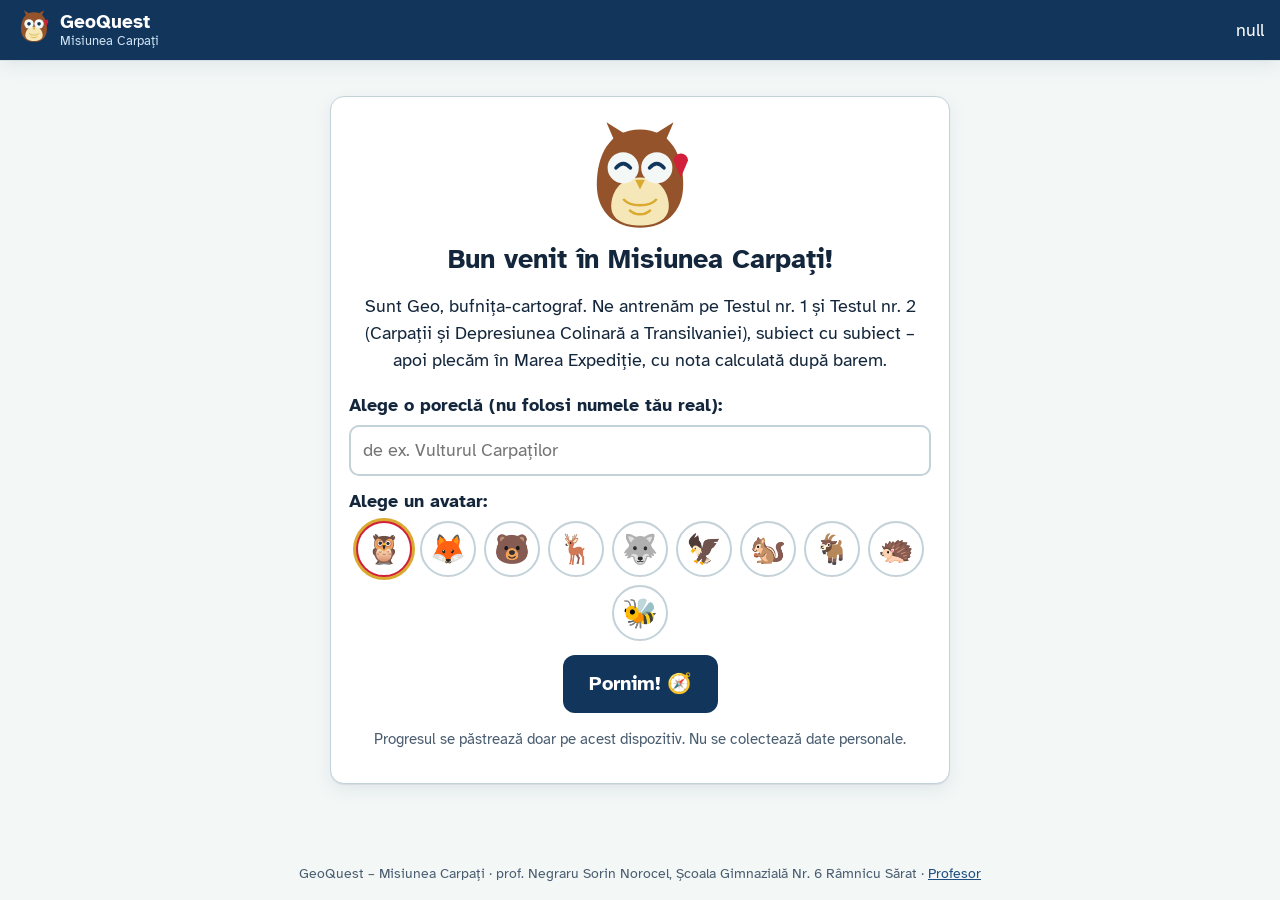
<file: index.html>
<!doctype html>
<html lang="ro">
<head>
  <meta charset="utf-8">
  <meta name="viewport" content="width=device-width, initial-scale=1, viewport-fit=cover">
  <title>GeoQuest – Misiunea Carpați</title>
  <meta name="description" content="Aplicație gamificată de învățare pentru clasa a VIII-a: Carpații Orientali, Meridionali, Occidentali și Depresiunea Colinară a Transilvaniei.">
  <meta name="theme-color" content="#12355b">
  <link rel="manifest" href="manifest.json">
  <link rel="icon" href="assets/icon.svg" type="image/svg+xml">
  <link rel="apple-touch-icon" href="assets/icon-192.png">
  <link rel="preconnect" href="https://fonts.googleapis.com">
  <link rel="preconnect" href="https://fonts.gstatic.com" crossorigin>
  <link href="https://fonts.googleapis.com/css2?family=Atkinson+Hyperlegible:ital,wght@0,400;0,700;1,400&display=swap" rel="stylesheet">
  <link rel="stylesheet" href="css/style.css">
</head>
<body>
  <a class="sari" href="#app">Sari la conținut</a>
  <header id="antet" class="antet"></header>
  <main id="app" tabindex="-1" aria-live="polite">
    <p class="incarcare">Se încarcă harta… 🦉</p>
  </main>
  <footer class="subsol">
    GeoQuest – Misiunea Carpați · prof. Negraru Sorin Norocel, Școala Gimnazială Nr. 6 Râmnicu Sărat ·
    <a href="#/profesor">Profesor</a>
  </footer>
  <noscript><p style="padding:1rem">Aplicația are nevoie de JavaScript.</p></noscript>
  <script type="module" src="js/app.js"></script>
</body>
</html>
</file>
<file: css/style.css>
/* GeoQuest – Misiunea Carpați. Paleta GeoQuest: munte, podiș, câmpie, apă. */
:root {
  --mare: #12355b; --mare-2: #1e4f80; --apa: #d7e9f2; --campie: #4f8f4a; --campie-pal: #dcebd2;
  --podis: #d9a930; --podis-pal: #f6e7b8; --munte: #94532a; --munte-pal: #f3e3d6; --pion: #d21f3c;
  --hartie: #f3f7f6; --hartie-geo: #f3f7f6; --suprafata: #ffffff; --text: #13263b; --text-2: #4a5d70; --linie: #c3d1d9;
  --ok: #2d7a3e; --ok-pal: #e3f2e5; --gresit: #b3261e; --gresit-pal: #fbe7e5;
  --umbra: 0 1px 0 rgba(18, 53, 91, .08), 0 6px 18px rgba(18, 53, 91, .08);
  --raza: 14px; --font: 'Atkinson Hyperlegible', system-ui, -apple-system, 'Segoe UI', Roboto, sans-serif;
  --tinta: 48px; --fs: 18px; color-scheme: light;
}
@media (prefers-color-scheme: dark) {
  :root:not([data-theme="light"]) {
    --mare: #9cc7ea; --mare-2: #6fa8d6; --apa: #16324d; --campie: #7fbf72; --campie-pal: #1f3a24; --podis: #e7c25a; --podis-pal: #3d3417;
    --munte: #d9946a; --munte-pal: #3a2a20; --pion: #ff6b7f; --hartie: #0d1e30; --hartie-geo: #f3f7f6; --suprafata: #142a40; --text: #e8f0f6; --text-2: #a9bccb;
    --linie: #2b4560; --ok: #6fcf86; --ok-pal: #173a22; --gresit: #ff8a80; --gresit-pal: #43201e; color-scheme: dark;
  }
}
:root[data-theme="dark"] {
  --mare: #9cc7ea; --mare-2: #6fa8d6; --apa: #16324d; --campie: #7fbf72; --campie-pal: #1f3a24; --podis: #e7c25a; --podis-pal: #3d3417;
  --munte: #d9946a; --munte-pal: #3a2a20; --pion: #ff6b7f; --hartie: #0d1e30; --hartie-geo: #f3f7f6; --suprafata: #142a40; --text: #e8f0f6; --text-2: #a9bccb;
  --linie: #2b4560; --ok: #6fcf86; --ok-pal: #173a22; --gresit: #ff8a80; --gresit-pal: #43201e; color-scheme: dark;
}
:root[data-text-mare] { --fs: 22px; --tinta: 56px; }
:root[data-proiectie] { --fs: 26px; --tinta: 64px; --text: #000; --text-2: #222; --hartie: #fff; --suprafata: #fff; --linie: #333; --mare: #0b2540; color-scheme: light; }

* { box-sizing: border-box; }
html { -webkit-text-size-adjust: 100%; }
body { margin: 0; background: var(--hartie); color: var(--text); font: var(--fs)/1.5 var(--font); min-height: 100vh; display: flex; flex-direction: column; overflow-x: hidden; }
main:focus, main:focus-visible { outline: none !important; }
main { flex: 1; width: 100%; max-width: 980px; margin: 0 auto; padding: 16px; outline: none; }
:root[data-proiectie] main { max-width: 1500px; }
a { color: var(--mare-2); }
h1, h2, h3 { line-height: 1.2; margin: .3em 0 .5em; }
.sari { position: absolute; left: -999px; } .sari:focus { left: 8px; top: 8px; background: var(--suprafata); padding: 8px; z-index: 9; }
.incarcare { text-align: center; padding: 3rem 0; }
.mic, small { font-size: .82em; color: var(--text-2); }

/* antet */
.antet { position: sticky; top: 0; z-index: 5; display: flex; align-items: center; justify-content: space-between; gap: 8px; padding: 8px 16px; background: var(--mare); color: #fff; box-shadow: var(--umbra); }
.antet .logo { display: flex; align-items: center; gap: 8px; color: #fff; text-decoration: none; }
.antet .logo b { display: block; font-size: 1.05em; } .antet .logo small { color: #cfe3f5; display: block; font-size: .72em; margin-top: -4px; }
.stat-antet { display: flex; gap: 6px; align-items: center; }
.pastila { background: rgba(255,255,255,.14); color: #fff; padding: 4px 10px; border-radius: 999px; text-decoration: none; font-size: .82em; white-space: nowrap; min-height: 36px; display: inline-flex; align-items: center; }
.pastila.avatar { font-size: 1.2em; padding: 2px 8px; }
@media (max-width: 520px) { .ascuns-mic { display: none; } .antet .logo small { display: none; } }
.subsol { text-align: center; font-size: .75em; color: var(--text-2); padding: 16px; }

/* elemente comune */
.card { background: var(--suprafata); border: 1px solid var(--linie); border-radius: var(--raza); box-shadow: var(--umbra); padding: 18px; margin: 12px 0; }
.btn { appearance: none; border: 0; background: var(--mare); color: #fff; font: inherit; font-weight: 700; padding: 10px 18px; min-height: var(--tinta); border-radius: 12px; cursor: pointer; text-decoration: none; display: inline-flex; align-items: center; justify-content: center; gap: 6px; text-align: center; }
:root[data-theme="dark"] .btn, .btn { }
@media (prefers-color-scheme: dark) { :root:not([data-theme="light"]):not([data-proiectie]) .btn { background: #2e6aa3; } }
.btn:hover { filter: brightness(1.1); } .btn:disabled { opacity: .45; cursor: not-allowed; }
.btn.sec { background: transparent; color: var(--mare-2); border: 2px solid currentColor; }
.btn.mic { min-height: 40px; padding: 6px 12px; font-size: .85em; }
.btn.mare { font-size: 1.1em; padding: 14px 26px; }
.btn.pericol { background: var(--gresit); }
.btn input[type=file] { display: none; }
.rand-butoane { display: flex; flex-wrap: wrap; gap: 10px; justify-content: flex-end; margin-top: 14px; }
.rand-butoane.stanga { justify-content: flex-start; }
.camp { font: inherit; width: 100%; padding: 10px 12px; min-height: var(--tinta); border: 2px solid var(--linie); border-radius: 10px; background: var(--suprafata); color: var(--text); }
.camp:focus, .btn:focus-visible, button:focus-visible, a:focus-visible, [tabindex]:focus-visible { outline: 3px solid var(--podis); outline-offset: 2px; }
.camp.corect { border-color: var(--ok); background: var(--ok-pal); } .camp.gresit { border-color: var(--gresit); background: var(--gresit-pal); }
.eticheta { display: block; font-weight: 700; margin: 12px 0 6px; } .eticheta .camp { margin-top: 6px; font-weight: 400; }
.pesmet { margin: 4px 0 8px; } .pesmet a { text-decoration: none; font-weight: 700; display: inline-flex; min-height: 40px; align-items: center; }
.titlu-sectiune { font-size: 1.35em; }

/* Geo */
.geo-spune { display: flex; gap: 10px; align-items: flex-start; margin: 10px 0; }
.geo-avatar { flex: none; }
.geo-bula { background: var(--podis-pal); border-radius: 14px; padding: 10px 14px; position: relative; flex: 1; }
.geo-bula::before { content: ''; position: absolute; left: -8px; top: 18px; border: 8px solid transparent; border-right-color: var(--podis-pal); border-left: 0; }
.geo-mare { display: flex; justify-content: center; }

/* start */
.start { text-align: center; max-width: 620px; margin: 20px auto; }
.start .eticheta { text-align: left; }
.avatare { display: flex; flex-wrap: wrap; gap: 8px; justify-content: center; margin: 6px 0 14px; }
.avatar-btn { font-size: 1.6em; width: 56px; height: 56px; border-radius: 50%; border: 2px solid var(--linie); background: var(--suprafata); cursor: pointer; }
.avatar-btn[aria-pressed="true"] { border-color: var(--pion); box-shadow: 0 0 0 3px var(--podis); }

/* tărâmuri */
.taramuri { display: grid; grid-template-columns: repeat(auto-fit, minmax(200px, 1fr)); gap: 12px; }
.taram { position: relative; display: flex; flex-direction: column; gap: 4px; padding: 16px; border-radius: var(--raza); background: var(--suprafata); border: 2px solid var(--linie); border-top: 8px solid var(--c); text-decoration: none; color: var(--text); box-shadow: var(--umbra); transition: transform .15s; }
.taram:hover { transform: translateY(-3px); }
.taram .icon { font-size: 2em; } .taram .nr { font-size: .75em; text-transform: uppercase; letter-spacing: .06em; color: var(--text-2); }
.taram.boss { background: linear-gradient(135deg, var(--suprafata), var(--apa)); }
.taram.blocat { opacity: .7; filter: grayscale(.6); }
.progres { display: block; height: 10px; border-radius: 6px; background: var(--linie); overflow: hidden; }
.progres > span { display: block; height: 100%; background: linear-gradient(90deg, var(--podis), var(--campie)); }
.progres.lat { height: 14px; margin: 8px 0; }
.actiuni { display: grid; grid-template-columns: repeat(auto-fit, minmax(150px, 1fr)); gap: 10px; }
.actiuni.doua { grid-template-columns: repeat(auto-fit, minmax(160px, 1fr)); margin-bottom: 8px; }
.actiune { display: flex; flex-direction: column; gap: 2px; padding: 14px; border-radius: var(--raza); background: var(--suprafata); border: 1px solid var(--linie); text-decoration: none; color: var(--text); box-shadow: var(--umbra); min-height: var(--tinta); }
.actiune > span { font-size: 1.6em; }

.cap-taram { display: flex; align-items: center; gap: 12px; border-left: 8px solid var(--c); padding-left: 12px; }
.cap-taram .icon { font-size: 2.2em; }
.niveluri { list-style: none; padding: 0; display: grid; gap: 10px; }
.nivel { display: flex; align-items: center; gap: 12px; padding: 12px 14px; border-radius: var(--raza); background: var(--suprafata); border: 1px solid var(--linie); text-decoration: none; color: var(--text); min-height: 64px; box-shadow: var(--umbra); }
.nr-nivel { width: 40px; height: 40px; border-radius: 50%; background: var(--mare); color: #fff; display: grid; place-items: center; font-weight: 700; flex: none; }
.tn { flex: 1; display: flex; flex-direction: column; }
.stele { color: #e0a800; font-size: 1.25em; letter-spacing: 2px; white-space: nowrap; } .stele .gol { color: var(--linie); }
.stele.mari { font-size: 2.6em; margin: 0; }

/* fișe */
.fisa { border-top: 8px solid var(--c); } .fisa ul { padding-left: 1.2em; } .fisa li { margin: 8px 0; }

/* întrebare */
.titlu-nivel { font-size: 1.2em; }
.bara-progres { height: 12px; background: var(--linie); border-radius: 8px; overflow: hidden; margin: 6px 0; }
.bara-progres span { display: block; height: 100%; background: var(--campie); transition: width .3s; }
.meta-q { display: flex; flex-wrap: wrap; gap: 6px; margin-bottom: 6px; }
.eticheta-tip, .eticheta-test, .eticheta-rep { font-size: .75em; padding: 2px 10px; border-radius: 999px; background: var(--apa); color: var(--text); font-weight: 700; }
.eticheta-test { background: var(--podis-pal); } .eticheta-rep { background: var(--gresit-pal); }
.enunt { font-size: 1.15em; }
.instr { color: var(--text-2); font-size: .9em; margin: 4px 0 10px; }
.variante { display: grid; gap: 8px; } .variante.doua { grid-template-columns: 1fr 1fr; }
.varianta { text-align: left; font: inherit; color: var(--text); background: var(--suprafata); border: 2px solid var(--linie); border-radius: 12px; padding: 10px 14px; min-height: var(--tinta); cursor: pointer; }
.varianta.af { text-align: center; font-weight: 700; }
.varianta .litera { font-weight: 700; color: var(--mare-2); }
.varianta[aria-pressed="true"] { border-color: var(--mare-2); background: var(--apa); box-shadow: inset 0 0 0 1px var(--mare-2); }
.corect, .varianta.corect { border-color: var(--ok) !important; background: var(--ok-pal) !important; }
.corect::after { content: ' ✓'; color: var(--ok); font-weight: 700; }
.gresit, .varianta.gresit { border-color: var(--gresit) !important; background: var(--gresit-pal) !important; }
.gresit::after { content: ' ✗'; color: var(--gresit); font-weight: 700; }
.ratat { border-style: dashed !important; border-color: var(--ok) !important; }
.eliminat { opacity: .35; text-decoration: line-through; }
.lacunar { font-size: 1.15em; font-weight: 700; } .lacunar .gol { color: var(--pion); }

/* potrivire */
.potrivire { display: grid; grid-template-columns: 1fr 1fr; gap: 12px; }
@media (max-width: 560px) { .potrivire { grid-template-columns: 1fr; } }
.potrivire .col { display: grid; gap: 8px; align-content: start; }
.potrivire h4 { margin: 0; text-align: center; }
.pot-a, .pot-b { font: inherit; text-align: left; color: var(--text); background: var(--suprafata); border: 2px solid var(--linie); border-left: 10px solid var(--c, transparent); border-radius: 10px; padding: 8px 10px; min-height: var(--tinta); cursor: pointer; }
.pot-a.activ { box-shadow: 0 0 0 3px var(--podis); }
.pot-a .nr, .pot-b .nr { font-weight: 700; color: var(--mare-2); } .leg { font-weight: 700; color: var(--pion); }

/* hartă */
.harta { position: relative; width: 100%; max-width: 900px; margin: 8px auto; border-radius: 12px; overflow: hidden; border: 1px solid var(--linie); background: #fff; touch-action: manipulation; }
.harta.mica { max-width: 640px; }
.harta img { display: block; width: 100%; height: auto; user-select: none; -webkit-user-select: none; }
.harta-strat { position: absolute; inset: 0; width: 100%; height: 100%; }
.regiune polygon { fill: transparent; stroke: transparent; stroke-width: 4; }
.regiune[role="button"] { cursor: pointer; }
.regiune[role="button"]:hover polygon, .regiune:focus polygon { fill: rgba(255, 220, 80, .35); stroke: #12355b; }
.regiune:focus { outline: none; }
.regiune.evidentiata polygon { fill: rgba(210, 31, 60, .32); stroke: #d21f3c; stroke-width: 6; }
.regiune.aleasa polygon { fill: rgba(30, 79, 128, .45); stroke: #12355b; stroke-width: 7; }
.regiune.corect polygon { fill: rgba(45, 122, 62, .5); stroke: #1d5a2b; stroke-width: 7; }
.regiune.gresit polygon { fill: rgba(179, 38, 30, .45); stroke: #b3261e; stroke-width: 7; }
.regiune.corect::after, .regiune.gresit::after { content: none; }
.eticheta-litera circle { fill: #fff; stroke: #d21f3c; stroke-width: 6; }
.eticheta-litera text { font: 700 48px var(--font); text-anchor: middle; fill: #d21f3c; }
.calibrare { fill: rgba(255, 200, 0, .25); stroke: #d21f3c; stroke-width: 4; }
.grila-select { display: grid; gap: 8px; grid-template-columns: repeat(auto-fit, minmax(220px, 1fr)); }
.rand-select { display: flex; align-items: center; gap: 8px; } .rand-select .camp { flex: 1; }

/* selecții, comparare, ordonare */
.varianta.bifa[aria-pressed="true"]::before { content: '☑ '; }
.venn .rand-comp { display: flex; flex-wrap: wrap; align-items: center; justify-content: space-between; gap: 8px; padding: 8px 10px; border: 2px solid var(--linie); border-radius: 10px; margin: 6px 0; background: var(--suprafata); }
.rand-comp .af-text { flex: 1 1 260px; } .rand-comp .bt { display: flex; gap: 6px; }
.mini { font: inherit; font-size: .82em; min-height: 40px; min-width: 40px; padding: 4px 10px; border-radius: 8px; border: 2px solid var(--linie); background: var(--suprafata); color: var(--text); cursor: pointer; }
.mini.as[aria-pressed="true"] { background: var(--ok-pal); border-color: var(--ok); font-weight: 700; }
.mini.de[aria-pressed="true"] { background: var(--podis-pal); border-color: var(--podis); font-weight: 700; }
.bloc h4 { margin: 10px 0 6px; }
.rand-ce { display: flex; flex-wrap: wrap; gap: 8px; align-items: center; padding: 6px 0; border-bottom: 1px solid var(--linie); }
.rand-ce label { flex: 1 1 200px; display: flex; align-items: center; gap: 8px; min-height: var(--tinta); }
.rand-ce input[type=checkbox] { width: 24px; height: 24px; }
.rand-ce .camp { flex: 1 1 220px; width: auto; }
.ordonare { list-style: none; padding: 0; margin: 0 0 10px; display: grid; gap: 6px; counter-reset: ord; }
.el-ord { display: flex; align-items: center; gap: 8px; background: var(--suprafata); border: 2px solid var(--linie); border-radius: 10px; padding: 6px 8px; }
.el-ord::before { counter-increment: ord; content: counter(ord) "."; font-weight: 700; color: var(--mare-2); min-width: 1.4em; }
.el-ord .txt { flex: 1; } .el-ord .sageti { display: inline-flex; gap: 6px; flex: none; }
.indicii { padding-left: 1.4em; font-weight: 700; } .indicii li { margin: 4px 0; }

/* feedback */
.feedback { margin-top: 12px; border-radius: 12px; padding: 4px 10px 10px; }
.feedback.ok { background: var(--ok-pal); } .feedback.nu { background: var(--gresit-pal); }
.feedback .geo-bula { background: var(--suprafata); } .feedback .geo-bula::before { border-right-color: var(--suprafata); }
.solutie { margin: 6px 0; } .sol { margin: 4px 0; padding-left: 1.2em; }
.sursa summary { cursor: pointer; font-size: .85em; color: var(--text-2); min-height: 32px; } .sursa p { font-style: italic; font-size: .9em; }
.xp-castigat { font-weight: 700; color: var(--ok); margin: 4px 0 0; }

/* final, insigne, profil */
.final { text-align: center; } .final .rand-butoane { justify-content: center; }
.insigne { display: grid; grid-template-columns: repeat(auto-fill, minmax(150px, 1fr)); gap: 10px; }
.insigna { display: flex; flex-direction: column; align-items: center; text-align: center; gap: 2px; padding: 12px; border-radius: var(--raza); background: var(--suprafata); border: 1px dashed var(--linie); opacity: .65; }
.insigna.castigata { opacity: 1; border: 2px solid var(--podis); background: var(--podis-pal); }
.insigna .ic { font-size: 2em; }
.insigne-noi { display: flex; flex-wrap: wrap; justify-content: center; gap: 8px; } .insigne-noi h3 { width: 100%; }
.profil { text-align: center; } .avatar-mare { font-size: 4em; } .rang { font-size: 1.15em; }
.ranguri { text-align: left; } .ranguri li { opacity: .55; margin: 4px 0; } .ranguri li.atins { opacity: 1; font-weight: 700; }

/* flashcard */
.leitner { display: flex; flex-wrap: wrap; gap: 6px; } .cutie { padding: 2px 10px; border-radius: 999px; background: var(--apa); font-size: .8em; }
.flashcard { display: grid; width: 100%; min-height: 240px; border: 0; padding: 0; background: none; cursor: pointer; perspective: 1000px; font: inherit; color: var(--text); }
.flashcard > div { grid-area: 1/1; display: flex; flex-direction: column; justify-content: center; gap: 10px; padding: 24px; border-radius: 18px; background: var(--suprafata); border: 2px solid var(--linie); box-shadow: var(--umbra); backface-visibility: hidden; transition: transform .5s; }
.flashcard .fata p { font-size: 1.2em; font-weight: 700; }
.flashcard .verso { transform: rotateY(180deg); background: var(--podis-pal); }
.flashcard .verso .raspuns { font-size: 1.3em; font-weight: 700; }
.flashcard.intors .fata { transform: rotateY(180deg); } .flashcard.intors .verso { transform: rotateY(360deg); }

/* setări / profesor */
.comutator { display: flex; gap: 12px; align-items: flex-start; padding: 10px 0; border-bottom: 1px solid var(--linie); cursor: pointer; }
.comutator input { width: 26px; height: 26px; flex: none; margin-top: 2px; } .comutator span { display: flex; flex-direction: column; }
.taburi { display: flex; flex-wrap: wrap; gap: 6px; } .taburi button { font: inherit; font-size: .85em; padding: 8px 12px; min-height: 44px; border-radius: 10px 10px 0 0; border: 1px solid var(--linie); background: var(--suprafata); color: var(--text); cursor: pointer; }
.taburi button[aria-selected="true"] { background: var(--mare); color: #fff; }
.filtre { display: flex; flex-wrap: wrap; gap: 8px; margin-bottom: 10px; } .filtre .camp { flex: 1 1 200px; width: auto; }
.lista-prof { display: grid; gap: 4px; max-height: 70vh; overflow: auto; }
.rand-prof { display: grid; grid-template-columns: 36px 110px 120px 1fr auto; gap: 8px; align-items: center; font-size: .8em; padding: 4px; border-bottom: 1px solid var(--linie); }
.rand-prof.inactiv { opacity: .45; } .rand-prof .id { font-family: monospace; } .rand-prof input { width: 22px; height: 22px; }
@media (max-width: 640px) { .rand-prof { grid-template-columns: 30px 1fr auto; } .rand-prof .id, .rand-prof .tip { display: none; } }
.cod { font-family: monospace; font-size: .75em; margin: 8px 0; }

/* expediție */
.cap-exp { display: flex; justify-content: space-between; align-items: center; gap: 8px; }
.ceas { font-weight: 700; background: var(--apa); padding: 4px 12px; border-radius: 999px; } .ceas.putin { background: var(--gresit-pal); color: var(--gresit); }
.nav-exp { display: flex; flex-wrap: wrap; gap: 4px; }
.pas { font: inherit; font-size: .75em; min-width: 44px; min-height: 40px; border-radius: 8px; border: 2px solid var(--linie); background: var(--suprafata); color: var(--text); cursor: pointer; }
.pas.facut { background: var(--campie-pal); border-color: var(--campie); } .pas.curent { border-color: var(--pion); box-shadow: 0 0 0 2px var(--podis); }
.nota { font-size: 1.6em; } .nota strong { font-size: 1.6em; color: var(--mare-2); }
.tabel-barem { margin: 10px auto; border-collapse: collapse; min-width: 260px; }
.tabel-barem th, .tabel-barem td { border: 1px solid var(--linie); padding: 6px 12px; } .tabel-barem .total { font-weight: 700; background: var(--apa); }
.gresite { text-align: left; } .item-gresit { border: 1px solid var(--linie); border-radius: 10px; padding: 8px 10px; margin: 6px 0; background: var(--suprafata); }
.item-gresit summary { cursor: pointer; font-size: .9em; }

/* mod clasă */
.echipe-config { display: grid; gap: 8px; margin: 8px 0; } .echipa-cfg { display: flex; align-items: center; gap: 8px; }
.echipa-cfg .punct { width: 22px; height: 22px; border-radius: 50%; background: var(--c); flex: none; }
.segment { display: inline-flex; border: 2px solid var(--mare-2); border-radius: 10px; overflow: hidden; }
.segment button { font: inherit; min-width: 56px; min-height: 44px; border: 0; background: var(--suprafata); color: var(--text); cursor: pointer; }
.segment button[aria-pressed="true"] { background: var(--mare-2); color: #fff; }
.scor-echipe { display: grid; grid-template-columns: repeat(auto-fit, minmax(140px, 1fr)); gap: 8px; }
.echipa { border-radius: 12px; padding: 8px 12px; background: var(--suprafata); border: 3px solid var(--c); display: flex; justify-content: space-between; align-items: center; }
.echipa.activa { background: var(--c); color: #fff; transform: scale(1.04); }
.echipa .pct { font-size: 1.5em; font-weight: 700; }
.centru { text-align: center; }
.roata { width: 220px; height: 220px; margin: 20px auto; border-radius: 50%; position: relative; background: conic-gradient(#94532a 0 60deg, #d9a930 60deg 120deg, #2d7a3e 120deg 180deg, #1e4f80 180deg 240deg, #b8860b 240deg 300deg, #7a4a2a 300deg 360deg); transition: transform 2.2s cubic-bezier(.2,.8,.2,1); border: 6px solid var(--mare); }
.roata span { position: absolute; left: 50%; top: 50%; width: 1.6em; height: 1.2em; margin: -.6em 0 0 -.8em; text-align: center; font-size: 1.6em; font-weight: 700; color: #fff; transform: rotate(calc(var(--i) * 60deg + 30deg)) translate(0, -72px); }
.rez-roata { font-size: 1.3em; font-weight: 700; }
.podium { list-style: none; padding: 0; font-size: 1.3em; } .podium li { margin: 8px 0; border-left: 10px solid var(--c); padding-left: 10px; text-align: left; }

/* modal, toast, confetti */
.modal-fundal { position: fixed; inset: 0; background: rgba(0,0,0,.45); display: grid; place-items: center; z-index: 20; padding: 16px; }
.modal { background: var(--suprafata); border-radius: var(--raza); padding: 18px; width: min(760px, 100%); max-height: 90vh; overflow: auto; }
.toast { position: fixed; left: 50%; bottom: 24px; transform: translate(-50%, 140%); background: var(--mare); color: #fff; padding: 10px 18px; border-radius: 12px; z-index: 30; transition: transform .25s; max-width: calc(100vw - 32px); text-align: center; }
.toast.vizibil { transform: translate(-50%, 0); } .toast-ok { background: var(--ok); }
.confetti { position: fixed; inset: 0; pointer-events: none; z-index: 25; overflow: hidden; }
.confetti span { position: absolute; top: -40px; animation: cade 2.2s ease-in forwards; }
@keyframes cade { to { transform: translateY(110vh) rotate(540deg); opacity: .6; } }
@media (prefers-reduced-motion: reduce) { *, *::before, *::after { transition: none !important; animation: none !important; } }
</file>
